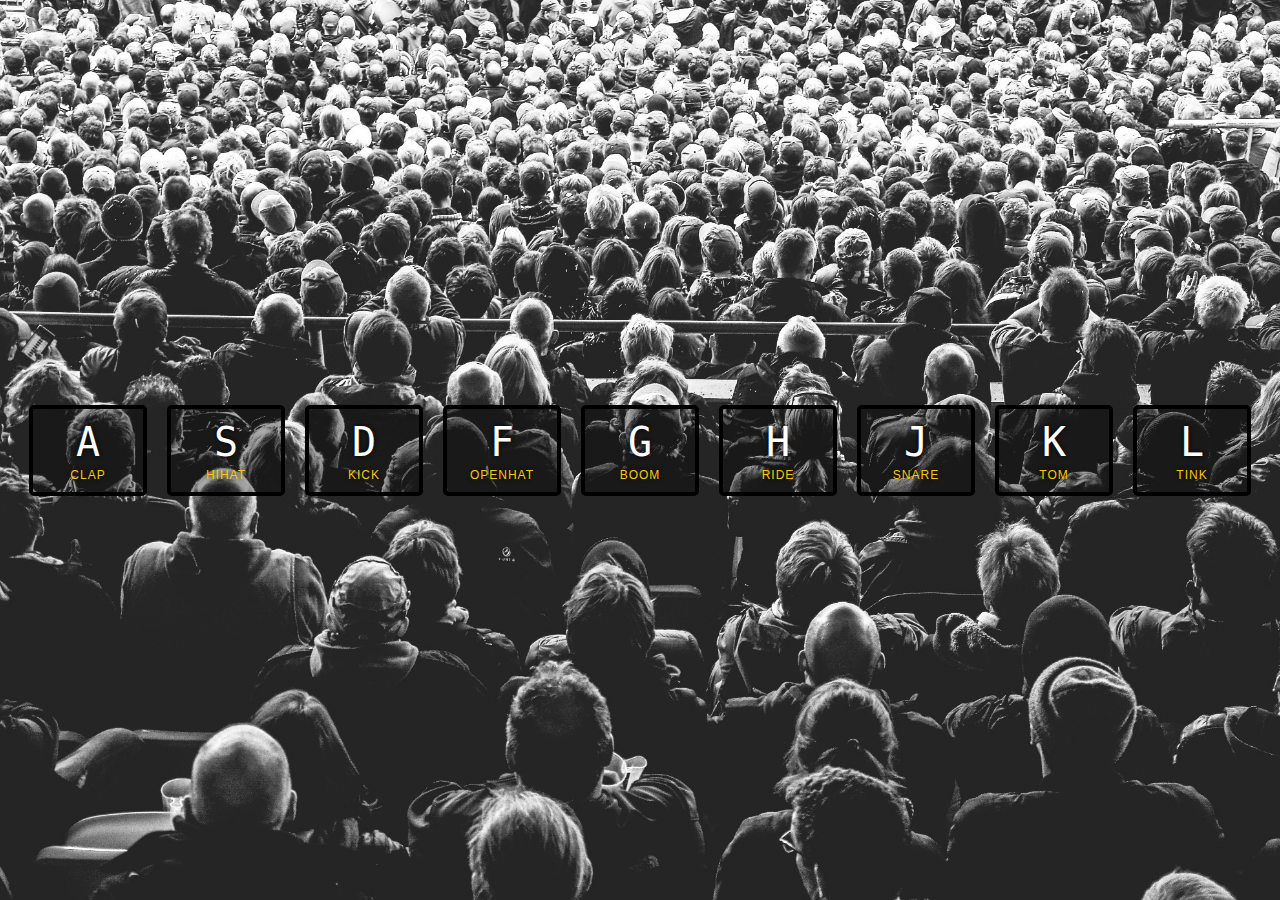
<file: 1 js Drumkit/index.html>
<!DOCTYPE html>
<html lang="en">
<head>
  <meta charset="UTF-8">
  <title>JS Drum Kit</title>
  <link rel="stylesheet" href="style.css">
  <link rel="icon" href="https://fav.farm/🔥" />
</head>
<body>



  <div class="keys">
    <div data-key="65" class="key">
      <kbd>A</kbd>
      <span class="sound">clap</span>
    </div>
    <div data-key="83" class="key">
      <kbd>S</kbd>
      <span class="sound">hihat</span>
    </div>
    <div data-key="68" class="key">
      <kbd>D</kbd>
      <span class="sound">kick</span>
    </div>
    <div data-key="70" class="key">
      <kbd>F</kbd>
      <span class="sound">openhat</span>
    </div>
    <div data-key="71" class="key">
      <kbd>G</kbd>
      <span class="sound">boom</span>
    </div>
    <div data-key="72" class="key">
      <kbd>H</kbd>
      <span class="sound">ride</span>
    </div>
    <div data-key="74" class="key">
      <kbd>J</kbd>
      <span class="sound">snare</span>
    </div>
    <div data-key="75" class="key">
      <kbd>K</kbd>
      <span class="sound">tom</span>
    </div>
    <div data-key="76" class="key">
      <kbd>L</kbd>
      <span class="sound">tink</span>
    </div>
  </div>

  <audio data-key="65" src="sounds/clap.wav"></audio>
  <audio data-key="83" src="sounds/hihat.wav"></audio>
  <audio data-key="68" src="sounds/kick.wav"></audio>
  <audio data-key="70" src="sounds/openhat.wav"></audio>
  <audio data-key="71" src="sounds/boom.wav"></audio>
  <audio data-key="72" src="sounds/ride.wav"></audio>
  <audio data-key="74" src="sounds/snare.wav"></audio>
  <audio data-key="75" src="sounds/tom.wav"></audio>
  <audio data-key="76" src="sounds/tink.wav"></audio>

<script>
    function removeTransition(e) {
    if (e.propertyName !== 'transform') return;
    this.classList.remove('playing');
  }

  function playSound(e) {
    const audio = document.querySelector(`audio[data-key="${e.keyCode}"]`);
    const key = document.querySelector(`div[data-key="${e.keyCode}"]`);
    if (!audio) return;

    audio.play();
    key.classList.add('playing');
    audio.currentTime = 0;
  }

  const keys = Array.from(document.querySelectorAll('.key'));
  keys.forEach(key => key.addEventListener('transitionend', removeTransition));
  window.addEventListener('keydown', playSound);
</script>


</body>
</html>
</file>
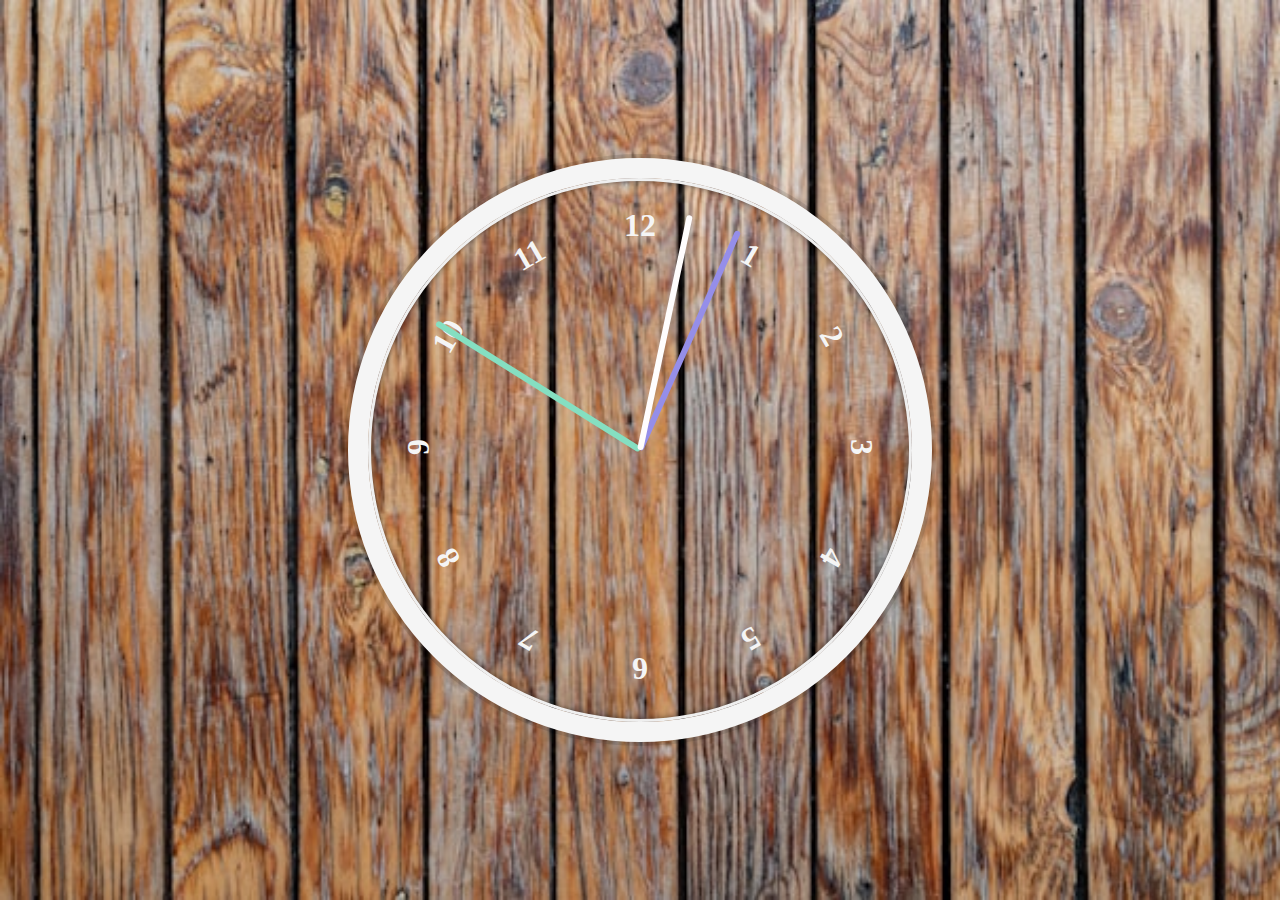
<file: 2 js clock/index.html>
<!DOCTYPE html>
<html lang="en">
  <head>
    <meta charset="UTF-8" />
    <meta name="viewport" content="width=device-width, initial-scale=1.0" />
    <title>Document</title>
    <style>
      html {
        background: url(virginia-marinova-LrNfRb1SSwg-unsplash.jpg);
        background-size: cover;
        text-align: center;
      }
      body {
        margin: 0;
        display: flex;
        flex: 1;
        justify-content: center;
        align-items: center;
        height: 100vh;
      }
      .number {
    position: absolute;
    width: 100%;
    height: 100%;
    text-align: center;
    font-size: 2rem;
    font-weight: bold;
    color: whitesmoke;
  }

  .clock-number {
    position: absolute;
    transform-origin: 50%;
    width: 100%;
    height: 100%;
  }

  .number span {
    display: inline-block;
  }
      .clock {
        border-radius: 50%;
        width: 30rem;
        height: 30rem;
        margin: 50px auto;
        position: relative;
        padding: 2rem;
        border: 20px solid whitesmoke;
        box-shadow: 0 0 0 4px rgba(0, 0, 0, 0.1), inset 0 0 0 3px #efefef,
          inset 0 0 10px black, 0 0 10px rgba(0, 0, 0, 0.2);
      }
      .clock-face {
        position: relative;
        width: 100%;
        height: 100%;
        transform: translateY(
          -3px
        ); /* account for the height of the clock hands */
      }
      .hand {
        width: 50%;
        height: 6px;
        border-radius: 50px;
        background-color: rgb(255, 253, 253);
        transform-origin: 100%;
        transform: rotate(90deg);
        transition: all 0.05s;
        transition-timing-function: cubic-bezier(0.1, 2.7, 0.58, 1);
        position: absolute;
        top: 50%;
      }
      .hour-hand{
        background-color: rgb(133, 223, 193);
      }
      .min-hand{
        background-color: rgb(149, 142, 233);
      }
      
    </style>
  </head>
  <body>
    <div class="clock">
      <div class="clock-face">
        <div class="number">
            <div class="clock-number" style="transform: rotate(30deg)"><span>1</span></div>
            <div class="clock-number" style="transform: rotate(60deg)"><span>2</span></div>
            <div class="clock-number" style="transform: rotate(90deg)"><span>3</span></div>
            <div class="clock-number" style="transform: rotate(120deg)"><span>4</span></div>
            <div class="clock-number" style="transform: rotate(150deg)"><span>5</span></div>
            <div class="clock-number" style="transform: rotate(180deg)"><span>6</span></div>
            <div class="clock-number" style="transform: rotate(210deg)"><span>7</span></div>
            <div class="clock-number" style="transform: rotate(240deg)"><span>8</span></div>
            <div class="clock-number" style="transform: rotate(270deg)"><span>9</span></div>
            <div class="clock-number" style="transform: rotate(300deg)"><span>10</span></div>
            <div class="clock-number" style="transform: rotate(330deg)"><span>11</span></div>
            <div class="clock-number" style="transform: rotate(0deg)"><span>12</span></div>
          </div>
        <div class="hand hour-hand"></div>
        <div class="hand min-hand"></div>
        <div class="hand second-hand"></div>
      </div>
    </div>
    <script>
      const secondHand = document.querySelector(".second-hand");
      const minsHand = document.querySelector(".min-hand");
      const hourHand = document.querySelector(".hour-hand");

      function setDate() {
    const now = new Date();

    const seconds = now.getSeconds();
    const secondsDegrees = ((seconds / 60) * 360) + 90;
    secondHand.style.transform = `rotate(${secondsDegrees}deg)`;

    const mins = now.getMinutes();
    const minsDegrees = ((mins / 60) * 360) + ((seconds/60)*6) + 90;
    minsHand.style.transform = `rotate(${minsDegrees}deg)`;

    const hour = now.getHours();
    const hourDegrees = ((hour / 12) * 360) + ((mins/60)*30) + 90;
    hourHand.style.transform = `rotate(${hourDegrees}deg)`;
  }
      setInterval(setDate, 1000);
      setDate()
    </script>
  </body>
</html>
</file>
<file: 1 js Drumkit/style.css>
html {
  font-size: 10px;
  background: url('./background.jpg') bottom center;
  background-size: cover;
}

body,html {
  margin: 0;
  padding: 0;
  font-family: sans-serif;
}

.keys {
  display: flex;
  flex: 1;
  min-height: 100vh;
  align-items: center;
  justify-content: center;
}

.key {
  border: .4rem solid black;
  border-radius: .5rem;
  margin: 1rem;
  font-size: 1.5rem;
  padding: 1rem .5rem;
  transition: all .07s ease;
  width: 10rem;
  text-align: center;
  color: white;
  background: rgba(0,0,0,0.3);
  text-shadow: 0 0 .5rem black;
}

.playing {
  transform: scale(1.1);
  border-color: #ffc600;
  box-shadow: 0 0 1rem #ffc600;
}

kbd {
  display: block;
  font-size: 4rem;
}

.sound {
  font-size: 1.2rem;
  text-transform: uppercase;
  letter-spacing: .1rem;
  color: #ffc600;
}
</file>
